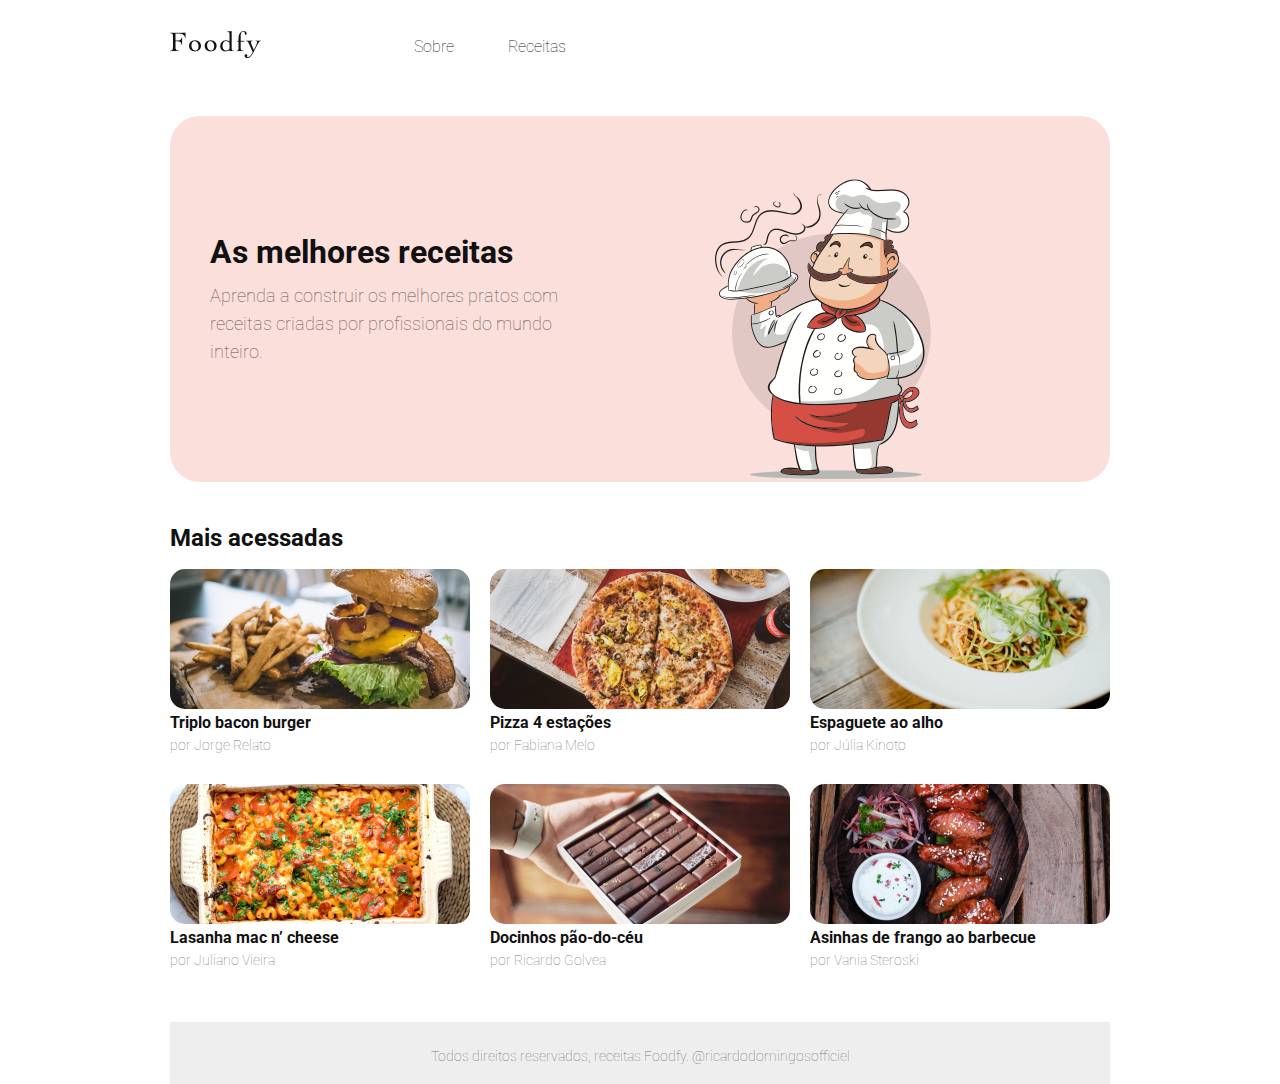
<file: index.html>
<!DOCTYPE html>
<html lang="en">

<head>
    <meta charset="UTF-8">
    <meta name="viewport" content="width=device-width, initial-scale=1.0">
    <link rel="icon" href="favicon.ico" type="image/x-icon" />
    <link rel="stylesheet" href="css/style.css">
    <title>Foody</title>
</head>

<body class="page-landing">
    <div class="container">
        <header>
            <a href="index.html"><img src="images/logo.png" alt="logo Foody" href="index.html"></a>
            <nav class="links">
                <a href="about.html">Sobre</a>
                <a href="recipe.html">Receitas</a>
            </nav>
        </header>

        <div class="wrapper">
            <h1>
                As melhores receitas
            </h1>
            <p>
                Aprenda a construir os melhores pratos
                com receitas criadas por profissionais
                do mundo inteiro.
            </p>

            <img src="images/chef.png" alt="chef">
        </div>

        <div class="cards_recipies">
            <h1>
                Mais acessadas
            </h1>

            <section class="cards">

                <div class="card">
                    <div class="card_image-container">
                        <img src="images/burger.png" alt="Triplo bacon burger">
                    </div>
                    <div class="card-content">
                        <p>Triplo bacon burger</p>
                    </div>
                    <div class="card_info">
                        <p>por Jorge Relato</p>
                    </div>
                </div>

                <div class="card">
                    <div class="card_image-container">
                        <img src="images/pizza.png" alt="Triplo bacon burger">
                    </div>
                    <div class="card-content">
                        <p>Pizza 4 estações</p>
                    </div>
                    <div class="card_info">
                        <p>por Fabiana Melo</p>
                    </div>

                </div>

                <div class="card">
                    <div class="card_image-container">
                        <img src="images/espaguete.png" alt="Triplo bacon burger">
                    </div>
                    <div class="card-content">
                        <p>Espaguete ao alho</p>
                    </div>
                    <div class="card_info">
                        <p>por Júlia Kinoto</p>
                    </div>

                </div>

                <div class="card">
                    <div class="card_image-container">
                        <img src="images/lasanha.png" alt="Triplo bacon burger">
                    </div>
                    <div class="card-content">
                        <p>Lasanha mac n’ cheese</p>
                    </div>
                    <div class="card_info">
                        <p>por Juliano Vieira</p>
                    </div>

                </div>

                <div class="card">
                    <div class="card_image-container">
                        <img src="images/doce.png" alt="Triplo bacon burger">
                    </div>
                    <div class="card-content">
                        <p>Docinhos pão-do-céu</p>
                    </div>
                    <div class="card_info">
                        <p>por Ricardo Golvea</p>
                    </div>

                </div>

                <div class="card">
                    <div class="card_image-container">
                        <img src="images/asinhas.png" alt="Triplo bacon burger">
                    </div>
                    <div class="card-content">
                        <p>Asinhas de frango ao barbecue</p>
                    </div>
                    <div class="card_info">
                        <p>por Vania Steroski</p>
                    </div>

                </div>
            </section>
        </div>

        <footer class="footer-site">
            <p>Todos direitos reservados, receitas Foodfy. @ricardodomingosofficiel</p>
        </footer>

    </div>

</body>

</html>
</file>
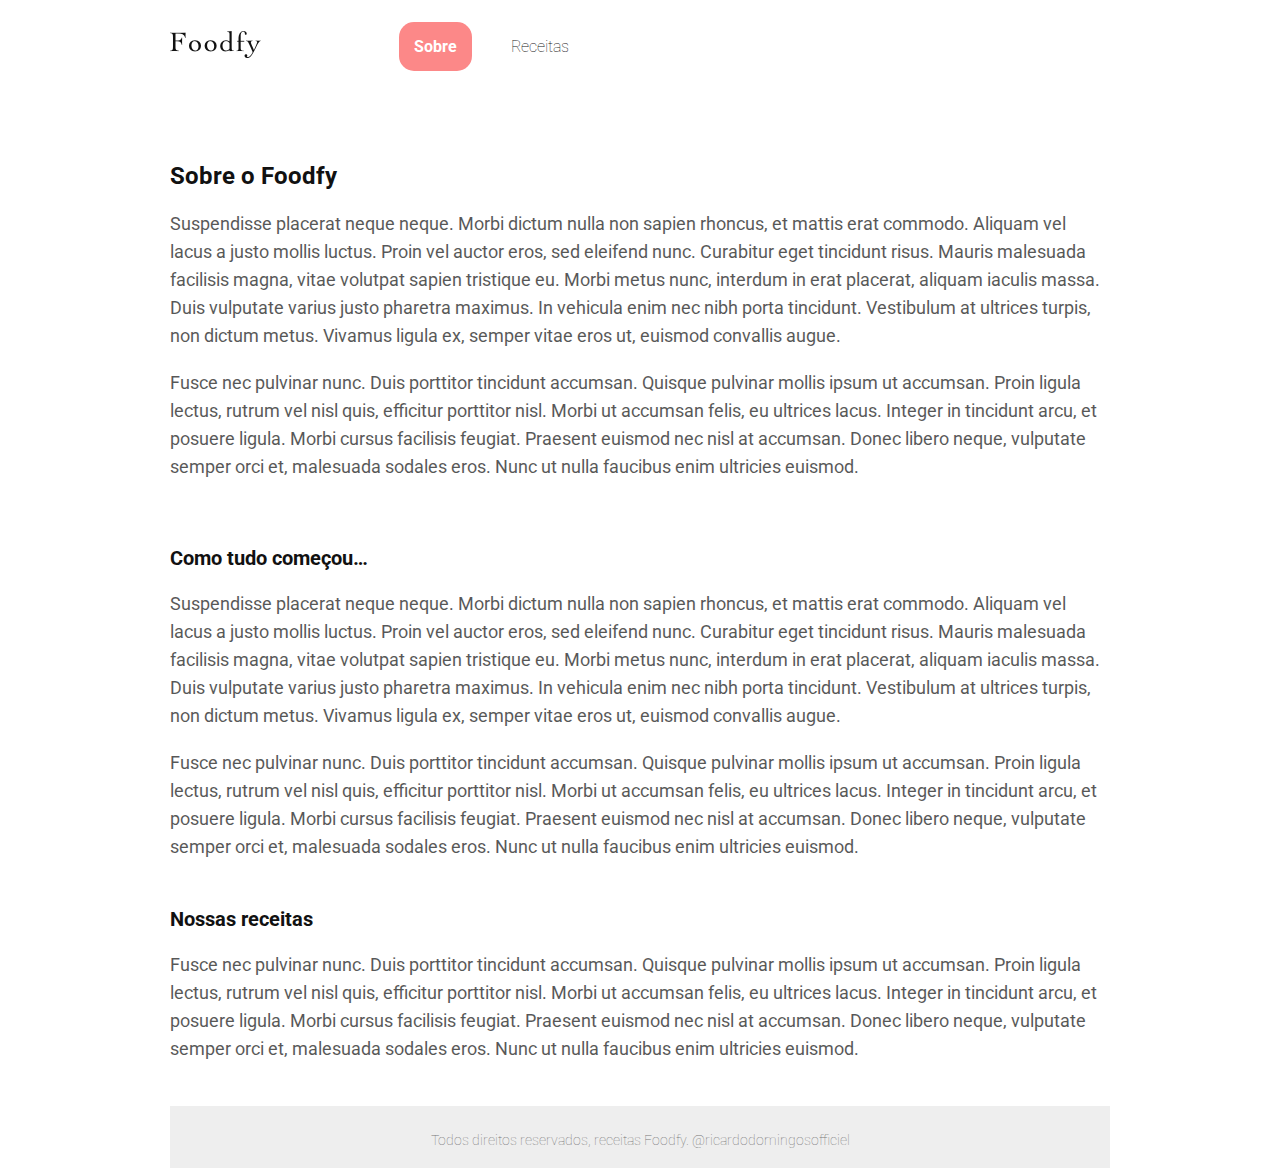
<file: about.html>
<!DOCTYPE html>
<html lang="en">

<head>
    <meta charset="UTF-8">
    <meta name="viewport" content="width=device-width, initial-scale=1.0">
    <link rel="icon" href="favicon.ico" type="image/x-icon" />
    <link rel="stylesheet" href="css/style.css">
    <link rel="stylesheet" href="css/about.css">
    <title>Sobre</title>
</head>

<body class="page-landing">
    <div class="container">
        <header>
            <a href="index.html"><img src="images/logo.png" alt="logo Foody" href="index.html"></a>
            <nav class="links">
                <a href="about.html" id="sobre-links">Sobre</a>
                <a href="recipe.html">Receitas</a>
            </nav>
        </header>

        <div class="about-foody">
            <article class="about">
                <h1>
                    Sobre o Foodfy
                </h1>
                <p>
                    Suspendisse placerat neque neque. Morbi dictum nulla non sapien rhoncus, et mattis erat commodo.
                    Aliquam vel lacus a justo mollis luctus. Proin vel auctor eros, sed eleifend nunc. Curabitur eget
                    tincidunt risus. Mauris malesuada facilisis magna, vitae volutpat sapien tristique eu. Morbi metus
                    nunc, interdum in erat placerat, aliquam iaculis massa. Duis vulputate varius justo pharetra
                    maximus. In vehicula enim nec nibh porta tincidunt. Vestibulum at ultrices turpis, non dictum metus.
                    Vivamus ligula ex, semper vitae eros ut, euismod convallis augue.
                </p><br>
                <p>
                    Fusce nec pulvinar nunc. Duis porttitor tincidunt accumsan. Quisque pulvinar mollis ipsum ut
                    accumsan. Proin ligula lectus, rutrum vel nisl quis, efficitur porttitor nisl. Morbi ut accumsan
                    felis, eu ultrices lacus. Integer in tincidunt arcu, et posuere ligula. Morbi cursus facilisis
                    feugiat. Praesent euismod nec nisl at accumsan. Donec libero neque, vulputate semper orci et,
                    malesuada sodales eros. Nunc ut nulla faucibus enim ultricies euismod.
                </p><br>

                <h2>
                    Como tudo começou…
                </h2>
                <p>
                    Suspendisse placerat neque neque. Morbi dictum nulla non sapien rhoncus, et mattis erat commodo.
                    Aliquam vel lacus a justo mollis luctus. Proin vel auctor eros, sed eleifend nunc. Curabitur eget
                    tincidunt risus. Mauris malesuada facilisis magna, vitae volutpat sapien tristique eu. Morbi metus
                    nunc, interdum in erat placerat, aliquam iaculis massa. Duis vulputate varius justo pharetra
                    maximus. In vehicula enim nec nibh porta tincidunt. Vestibulum at ultrices turpis, non dictum metus.
                    Vivamus ligula ex, semper vitae eros ut, euismod convallis augue.
                </p><br>
                <p>
                    Fusce nec pulvinar nunc. Duis porttitor tincidunt accumsan. Quisque pulvinar mollis ipsum ut
                    accumsan. Proin ligula lectus, rutrum vel nisl quis, efficitur porttitor nisl. Morbi ut accumsan
                    felis, eu ultrices lacus. Integer in tincidunt arcu, et posuere ligula. Morbi cursus facilisis
                    feugiat. Praesent euismod nec nisl at accumsan. Donec libero neque, vulputate semper orci et,
                    malesuada sodales eros. Nunc ut nulla faucibus enim ultricies euismod.
                </p>

                <h2>
                    Nossas receitas
                </h2>
                <p>
                    Fusce nec pulvinar nunc. Duis porttitor tincidunt accumsan. Quisque pulvinar mollis ipsum ut
                    accumsan. Proin ligula lectus, rutrum vel nisl quis, efficitur porttitor nisl. Morbi ut accumsan
                    felis, eu ultrices lacus. Integer in tincidunt arcu, et posuere ligula. Morbi cursus facilisis
                    feugiat. Praesent euismod nec nisl at accumsan. Donec libero neque, vulputate semper orci et,
                    malesuada sodales eros. Nunc ut nulla faucibus enim ultricies euismod.
                </p>
            </article>
        </div>


        <footer class="footer-site">
            <p>Todos direitos reservados, receitas Foodfy. @ricardodomingosofficiel</p>
        </footer>

    </div>

</body>

</html>
</file>
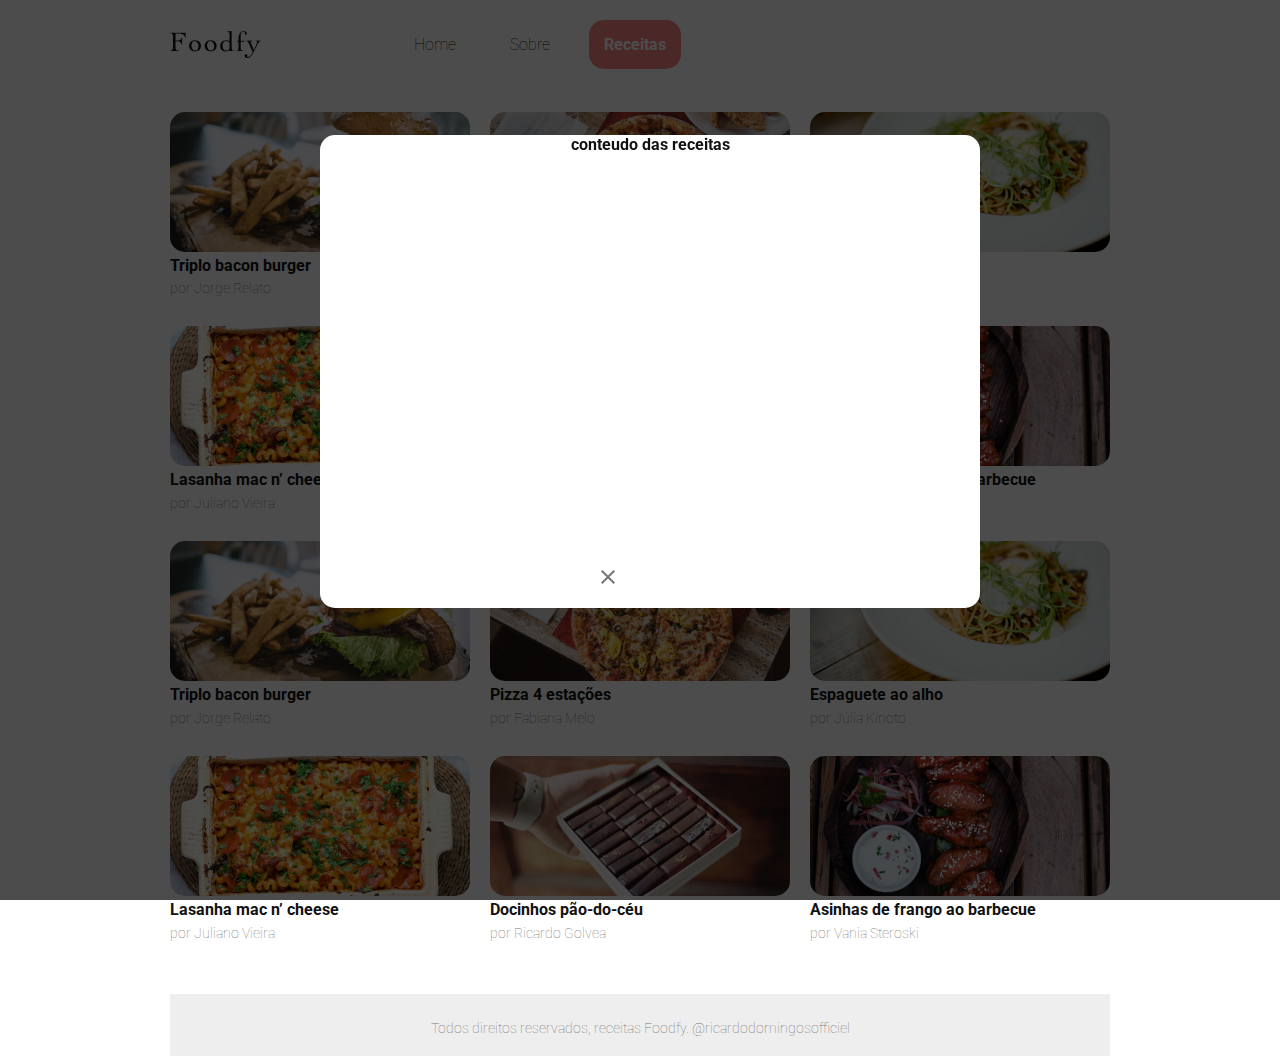
<file: receitas.html>
<!DOCTYPE html>
<html lang="en">

<head>
    <meta charset="UTF-8">
    <meta name="viewport" content="width=device-width, initial-scale=1.0">
    <link rel="icon" href="favicon.ico" type="image/x-icon" />
    <link rel="stylesheet" href="css/style.css">
    <link rel="stylesheet" href="css/recipe.css">
    <link rel="stylesheet" href="css/about.css">
    <link href="https://fonts.googleapis.com/icon?family=Material+Icons" rel="stylesheet">
    <title>Foody</title>
</head>

<body class="page-landing">
    <div class="container">
        <header>
            <img src="images/logo.png" alt="logo Foody">
            <nav class="links">
                <a href="index.html">Home</a>
                <a href="about.html">Sobre</a>
                <a href="recipe.html" id="recipe">Receitas</a>
            </nav>
        </header>

        <div class="cards_recipies">

            <section class="cards">

                <div class="card">
                    <div class="card_image-container">
                        <img src="images/burger.png" alt="Triplo bacon burger">
                    </div>
                    <div class="card-content">
                        <p>Triplo bacon burger</p>
                    </div>
                    <div class="card_info">
                        <p>por Jorge Relato</p>
                    </div>
                </div>

                <div class="card">
                    <div class="card_image-container">
                        <img src="images/pizza.png" alt="Triplo bacon burger">
                    </div>
                    <div class="card-content">
                        <p>Pizza 4 estações</p>
                    </div>
                    <div class="card_info">
                        <p>por Fabiana Melo</p>
                    </div>

                </div>

                <div class="card">
                    <div class="card_image-container">
                        <img src="images/espaguete.png" alt="Triplo bacon burger">
                    </div>
                    <div class="card-content">
                        <p>Espaguete ao alho</p>
                    </div>
                    <div class="card_info">
                        <p>por Júlia Kinoto</p>
                    </div>

                </div>

                <div class="card">
                    <div class="card_image-container">
                        <img src="images/lasanha.png" alt="Triplo bacon burger">
                    </div>
                    <div class="card-content">
                        <p>Lasanha mac n’ cheese</p>
                    </div>
                    <div class="card_info">
                        <p>por Juliano Vieira</p>
                    </div>

                </div>

                <div class="card">
                    <div class="card_image-container">
                        <img src="images/doce.png" alt="Triplo bacon burger">
                    </div>
                    <div class="card-content">
                        <p>Docinhos pão-do-céu</p>
                    </div>
                    <div class="card_info">
                        <p>por Ricardo Golvea</p>
                    </div>

                </div>

                <div class="card">
                    <div class="card_image-container">
                        <img src="images/asinhas.png" alt="Triplo bacon burger">
                    </div>
                    <div class="card-content">
                        <p>Asinhas de frango ao barbecue</p>
                    </div>
                    <div class="card_info">
                        <p>por Vania Steroski</p>
                    </div>

                </div>

                <div class="card">
                    <div class="card_image-container">
                        <img src="images/burger.png" alt="Triplo bacon burger">
                    </div>
                    <div class="card-content">
                        <p>Triplo bacon burger</p>
                    </div>
                    <div class="card_info">
                        <p>por Jorge Relato</p>
                    </div>
                </div>

                <div class="card">
                    <div class="card_image-container">
                        <img src="images/pizza.png" alt="Triplo bacon burger">
                    </div>
                    <div class="card-content">
                        <p>Pizza 4 estações</p>
                    </div>
                    <div class="card_info">
                        <p>por Fabiana Melo</p>
                    </div>

                </div>

                <div class="card">
                    <div class="card_image-container">
                        <img src="images/espaguete.png" alt="Triplo bacon burger">
                    </div>
                    <div class="card-content">
                        <p>Espaguete ao alho</p>
                    </div>
                    <div class="card_info">
                        <p>por Júlia Kinoto</p>
                    </div>

                </div>

                <div class="card">
                    <div class="card_image-container">
                        <img src="images/lasanha.png" alt="Triplo bacon burger">
                    </div>
                    <div class="card-content">
                        <p>Lasanha mac n’ cheese</p>
                    </div>
                    <div class="card_info">
                        <p>por Juliano Vieira</p>
                    </div>

                </div>

                <div class="card">
                    <div class="card_image-container">
                        <img src="images/doce.png" alt="Triplo bacon burger">
                    </div>
                    <div class="card-content">
                        <p>Docinhos pão-do-céu</p>
                    </div>
                    <div class="card_info">
                        <p>por Ricardo Golvea</p>
                    </div>

                </div>

                <div class="card">
                    <div class="card_image-container">
                        <img src="images/asinhas.png" alt="Triplo bacon burger">
                    </div>
                    <div class="card-content">
                        <p>Asinhas de frango ao barbecue</p>
                    </div>
                    <div class="card_info">
                        <p>por Vania Steroski</p>
                    </div>

                </div>
            </section>

            <div class="modal-overlay active">
                <div class="modal">
                    <a class="close-modal">
                        <i class="material-icons">close</i>
                    </a>

                    <div class="modal-content">
                        conteudo das receitas
                    </div>
                </div>
            </div>

            <footer class="footer-site">
                <p>Todos direitos reservados, receitas Foodfy. @ricardodomingosofficiel</p>
            </footer>

            <script src="scripts.js"></script>
        </div>
</body>

</html>
</file>
<file: css/style.css>
@import url('https://fonts.googleapis.com/css2?family=Roboto:wght@400;700&display=swap');

:root {
    --color-background: #fff;
    --color-background-secondary: #FBDFDB ;
    --color-primary-text: #111111;
    --color-secondary-text: #777777;
    --color-footer: #EEEEEE;
    --color-background-white: #ffffff;
    --color-background-close-modal: #d3d3d3;
}

* {
    margin: 0;
    border: 0;
    padding: 0;
    max-width: 100%;
}

body {
    background: var(--color-background);
    color: var(--color-primary-text);
    font-family: 'Roboto', sans-serif;
    font-weight: 700;
    height: 100%;
}

header {
    display: flex;
    flex-direction: row;
    align-items: center;
    justify-content: flex-start;
    margin-bottom: 5.7%;
    margin-top: 3.3%;
}

#recipe,
#sobre-links,
#home {
    font-weight: 700;
    color: var(--color-primary-text);
    background-color: #fc8888;
    border-radius: 15px;
    color: var(--color-background)  
}

.page-landing {
    max-width: 100%;
    display: flex;
    align-content: center;
    justify-content:center;
}

.links {
    
    text-align: center;
    margin-inline-start: 14.7%;
    margin-right: 14.7%;
}

.links a {
    
    padding: 15px;
    font-weight: 100;
    font-size: 16px;
    color: var(--color-primary-text);
    text-decoration: none;
    margin-right: 20px;
}

.links a:hover {
    font-weight: 700;
    padding: 14px;
    border-radius: 15px;
}


.wrapper {
    background-color: var(--color-background-secondary);
    border-radius: 30px;

    width: 100%;
    height: 366px;

    text-align: left;
    justify-content: center;

}

.wrapper {
    display: flex;
    flex-direction: column;
    position: relative;
}

.wrapper h1 {
    font-size: 32px;
    line-height: 42px;
    margin-left: 4.3%;
    margin-bottom: 0.9%;
}

.wrapper p {
    max-width: 350px;
    opacity: 0.7;
    font-weight: 100;
    font-size: 18px;
    color: var(--color-primary-text);
    line-height: 28px;
    margin-left: 4.3%;
}

.wrapper img {
    width: 216px;
    height: 300px;

    position: absolute;
    margin-top: 6.4%;
    margin-left: 58%;
}

/* CARDS */

.cards {
    max-width: 1100px;
    margin: 10px auto;
    /*a ideia do grid aqui foi pra criar 6 cards com espaçamento entre eles de 20px*/
    display:grid;
    grid-template-columns: 1fr 1fr 1fr;
    gap: 20px;
}

.cards_recipies h1 {
    font-weight: 700;
    font-size: 24px;
    color: var(--color-primary-text);
    margin-top: 4.5%;
    margin-bottom: 1.8%;
}

.card_image-container img {
    border-radius: 15px;
    width: 300px;
    height: 140px;
}

.card-content h4 {
    font-size: 18px;
    font-weight: 100;
    margin-top: 6.8%;
    margin-bottom: 0.5%;
}

.card_info {
    font-size: 14px;
    font-weight: 100;
    color:var(--color-secondary-text);
    margin-top: 1.8%;
    margin-bottom: 3.5%;
}

footer {
    height: 62px;
    max-width: 100%;
    background-color: var(--color-footer);
    color: var(--color-secondary-text);
    text-align: center;

}

footer p {
    font-size: 14px;
    font-weight: 100;
    padding-top: 26px;
    margin-top: 4.6%;
}
</file>
<file: css/about.css>
.about-foody {
    text-align: left;
    justify-content: center;

    width: 100%;

}

.about-foody {
    display: flex;
    flex-direction: column;

}

.about-foody h1 {
    font-size: 24px;
    line-height: 34px;
    margin-bottom: 1.8%;
    margin-top: 4.6%;
}

.about-foody h2 {
    font-size: 20px;
    line-height: 30px;
    margin-bottom: 1.8%;
    margin-top: 4.6%;
}

.about-foody p {
    max-width: 940px;
    opacity: 0.7;
    font-weight: 400;    
    color: var(--color-primary-text);
    font-size: 18px;
    line-height: 28px;
    
}
</file>
<file: css/recipe.css>
/* === MODAL ===  */
.modal-overlay {
    background-color: rgba(0, 0, 0, 0.7);
    width: 100%;
    height: 100%;
    position: fixed;
    top: 0;
    left: 0;
    opacity: 0;
    visibility: hidden;
    transition: visibility 0.3s linear, opacity 0.3s linear;
}

.modal {
    background-color: var(--color-background-white);
    width: 660px;
    height: 473px;
    margin: 15vh auto;
    position: fixed;
    left: 25%;
    border-radius: 15px;
}
/* O position: relative; foi colocado no "pai" da classe filha para poder ser usado o position; absolute; nela*/
.modal .close-modal{
    position: absolute;
    color: var(--color-secondary-text);
    position: fixed;
    margin: 430px auto;
    text-align: center;
    cursor: pointer;
    transition: .3s;
    font-weight: 100;
    left: 46.6%;    
}

.modal .close-modal:hover {
    color: var(--color-primary-text);
    
}

/* === MODAL ACTIVE===  */
.modal-overlay.active {
    opacity: 1;
    visibility: visible;/* para tornar visivel o X do modal-close*/
}

.modal img {
    max-width: 900px;
    max-height: 280px;
    /* width: auto;
    height: auto; */
    object-fit: cover;
    margin: 3.9% 2.1%;
    border-radius: 15px;
    transition: all linear .3s
}

.modal-content {
    display: flex;
    justify-content:center;
    align-items: center;
    flex-direction: column;
}

.modal-content p {
    margin-top: .8%;
}

.modal-content h4 {
    font-size: 18px;
    font-weight: 100;
    margin-top: 1.5%;
    margin-bottom: 0.5%;
}

.small_image:hover {
    filter: grayscale(0%);
    transition: .2s;
    transform: scale(1.1);
    cursor: pointer;

}
</file>
